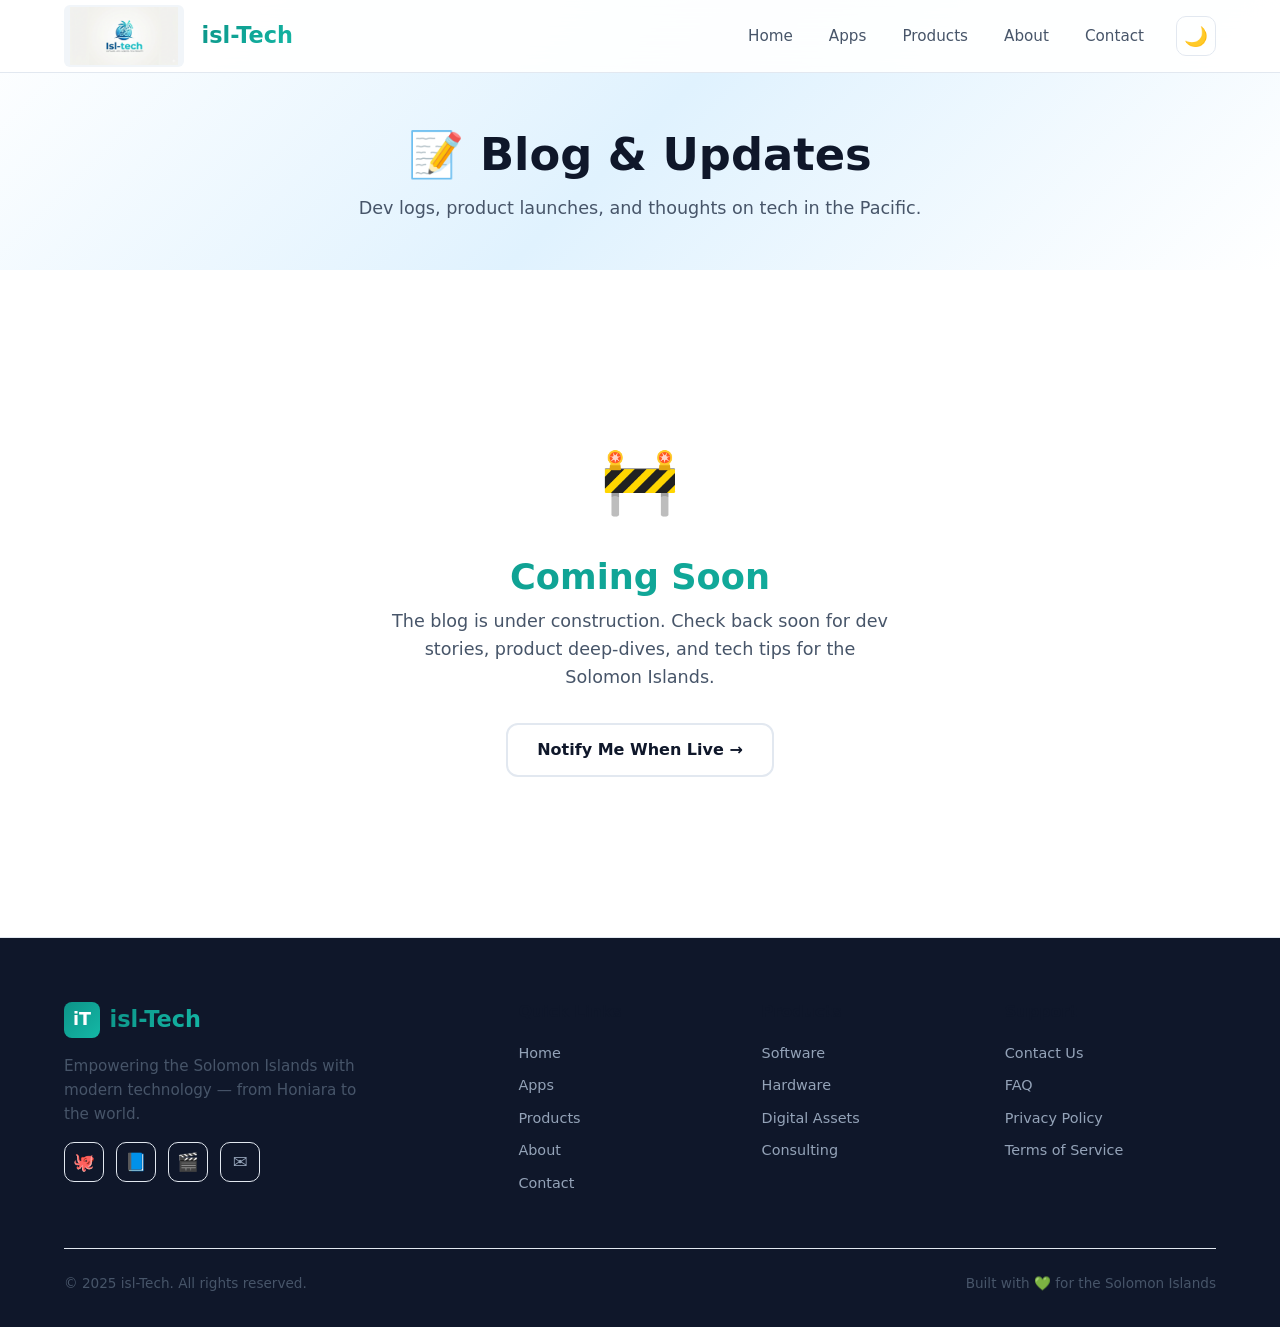
<file: blog/index.html>
<!doctype html>
<html lang="en" data-theme="dark">
  <head>
    <meta charset="UTF-8" />
    <meta name="viewport" content="width=device-width, initial-scale=1.0" />
    <meta
      name="description"
      content="isl-Tech blog — news, updates, and dev stories from the Solomon Islands tech scene."
    />
    <title>Blog | isl-Tech</title>
    <link rel="stylesheet" href="../assets/css/style.css" />
    <link
      rel="icon"
      type="image/svg+xml"
      href="data:image/svg+xml,<svg xmlns='http://www.w3.org/2000/svg' viewBox='0 0 100 100'><text y='.9em' font-size='90'>💻</text></svg>"
    />
  </head>

  <body>
    <!-- ==================== NAVBAR ==================== -->
    <nav class="navbar" role="navigation" aria-label="Main navigation">
      <div class="container">
        <a href="../index.html" class="nav-brand">
          <img
            src="../assets/images/isl-tech-logo.png"
            alt="isl-Tech logo"
            class="brand-logo"
            width="48"
            height="48"
          />
          <span>isl-Tech</span>
        </a>

        <div class="nav-links" id="nav-links">
          <a href="../index.html">Home</a>
          <a href="../apps.html">Apps</a>
          <a href="../products.html">Products</a>
          <a href="../about.html">About</a>
          <a href="../contact.html">Contact</a>
          <button
            class="theme-toggle"
            id="theme-toggle"
            aria-label="Toggle theme"
          >
            <span class="theme-icon">☀️</span>
          </button>
        </div>

        <button class="hamburger" id="hamburger" aria-label="Toggle menu">
          <span></span>
          <span></span>
          <span></span>
        </button>
      </div>
    </nav>

    <!-- ==================== PAGE HEADER ==================== -->
    <header class="page-header">
      <div class="container">
        <h1 class="animate-on-scroll">📝 Blog & Updates</h1>
        <p class="animate-on-scroll animate-in-delay-1">
          Dev logs, product launches, and thoughts on tech in the Pacific.
        </p>
      </div>
    </header>

    <!-- ==================== BLOG LISTING ==================== -->
    <section>
      <div class="container">
        <div class="text-center animate-on-scroll" style="padding: 4rem 0">
          <div style="font-size: 4rem; margin-bottom: 1.5rem">🚧</div>
          <h2 class="section-title">Coming Soon</h2>
          <p class="section-subtitle" style="max-width: 500px; margin: 0 auto">
            The blog is under construction. Check back soon for dev stories,
            product deep-dives, and tech tips for the Solomon Islands.
          </p>
          <a href="../contact.html" class="btn btn-secondary mt-2"
            >Notify Me When Live →</a
          >
        </div>
      </div>
    </section>

    <!-- ==================== FOOTER ==================== -->
    <footer class="footer">
      <div class="container">
        <div class="footer-grid">
          <div class="footer-brand">
            <a href="../index.html" class="nav-brand">
              <div class="brand-icon">iT</div>
              <span>isl-Tech</span>
            </a>
            <p>
              Empowering the Solomon Islands with modern technology — from
              Honiara to the world.
            </p>
            <div class="footer-social">
              <a href="#" aria-label="GitHub">🐙</a>
              <a href="#" aria-label="Facebook">📘</a>
              <a href="#" aria-label="YouTube">🎬</a>
              <a href="#" aria-label="Email">✉️</a>
            </div>
          </div>

          <div class="footer-links">
            <h4>Quick Links</h4>
            <a href="../index.html">Home</a>
            <a href="../apps.html">Apps</a>
            <a href="../products.html">Products</a>
            <a href="../about.html">About</a>
            <a href="../contact.html">Contact</a>
          </div>

          <div class="footer-links">
            <h4>Products</h4>
            <a href="../products.html">Software</a>
            <a href="../products.html">Hardware</a>
            <a href="../products.html">Digital Assets</a>
            <a href="../products.html">Consulting</a>
          </div>

          <div class="footer-links">
            <h4>Support</h4>
            <a href="../contact.html">Contact Us</a>
            <a href="#">FAQ</a>
            <a href="#">Privacy Policy</a>
            <a href="#">Terms of Service</a>
          </div>
        </div>

        <div class="footer-bottom">
          <span>&copy; 2025 isl-Tech. All rights reserved.</span>
          <span>Built with 💚 for the Solomon Islands</span>
        </div>
      </div>
    </footer>

    <script src="../assets/js/main.js"></script>
  </body>
</html>
</file>
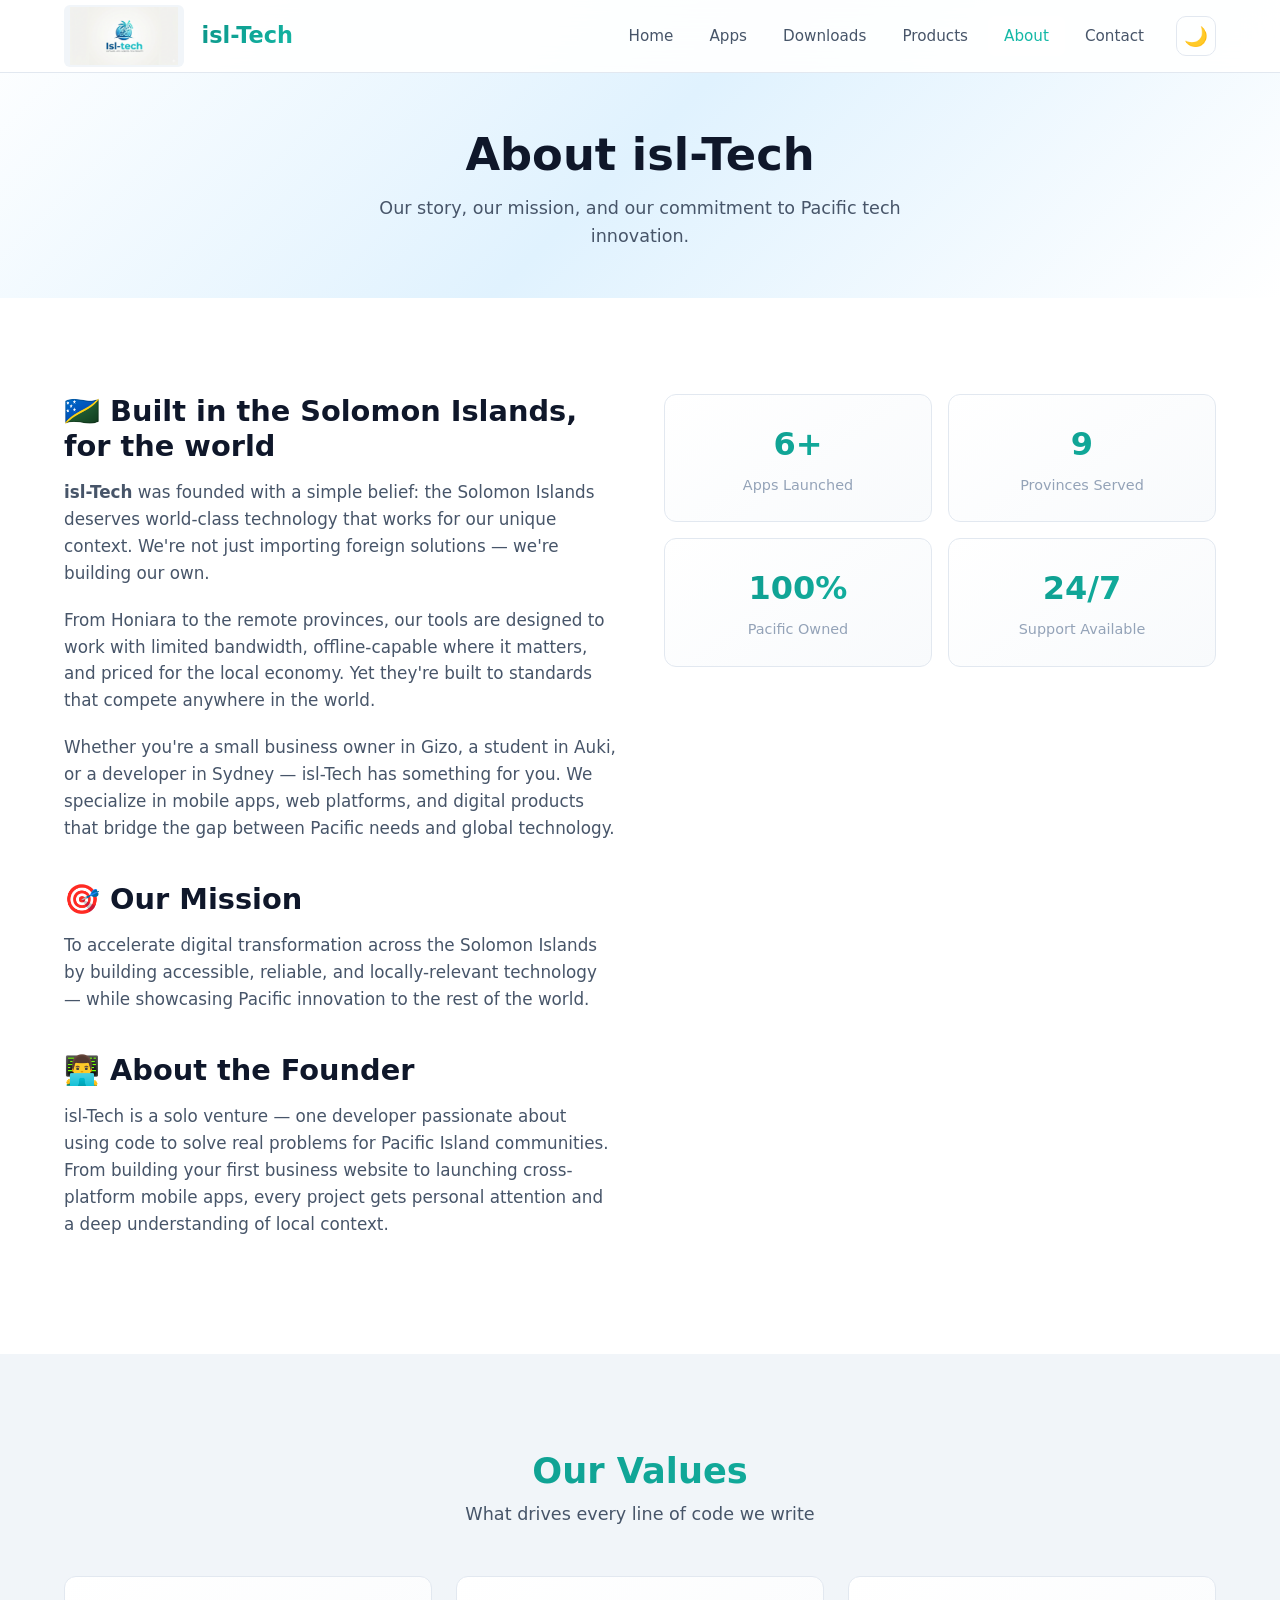
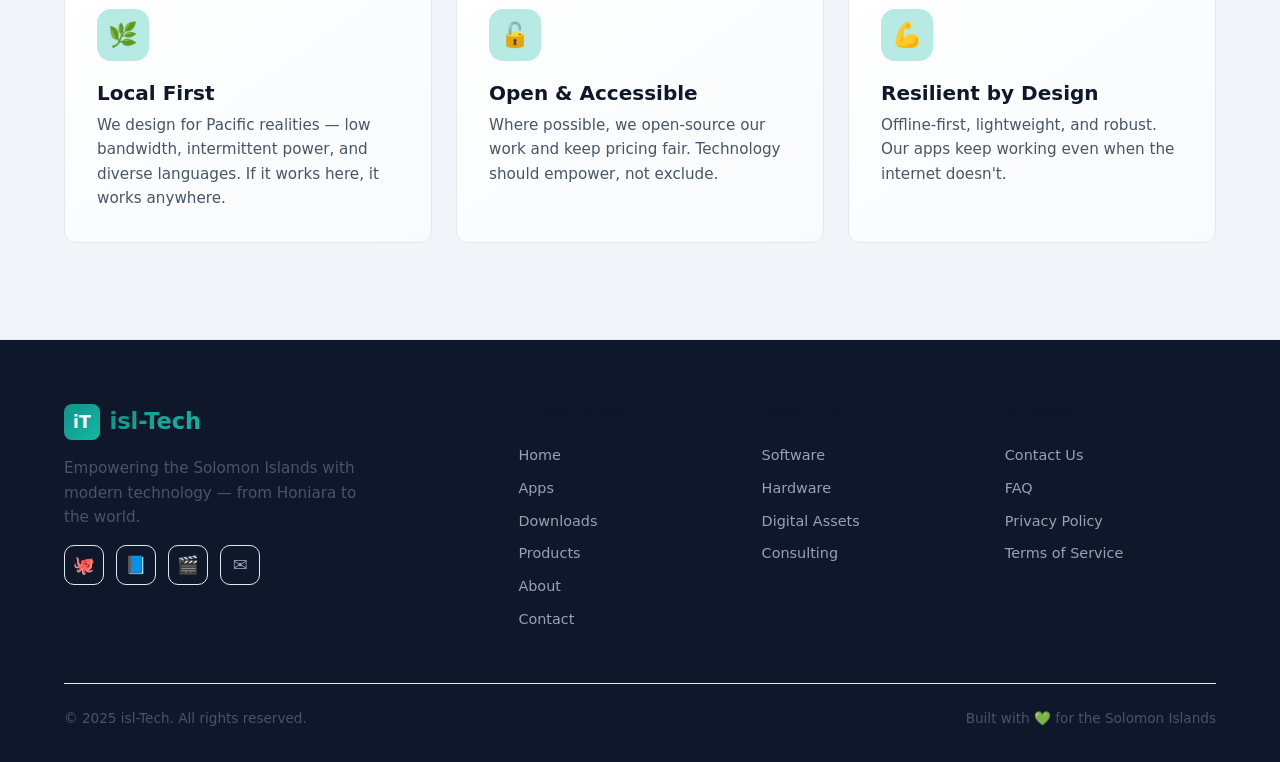
<file: about.html>
<!DOCTYPE html>
<html lang="en" data-theme="dark">

<head>
  <meta charset="UTF-8">
  <meta name="viewport" content="width=device-width, initial-scale=1.0">
  <meta name="description"
    content="About isl-Tech — our mission, story, and vision for technology in the Solomon Islands.">
  <title>About | isl-Tech</title>
  <link rel="stylesheet" href="assets/css/style.css">
  <link rel="icon" type="image/svg+xml"
    href="data:image/svg+xml,<svg xmlns='http://www.w3.org/2000/svg' viewBox='0 0 100 100'><text y='.9em' font-size='90'>💻</text></svg>">
</head>

<body>

  <!-- ==================== NAVBAR ==================== -->
  <nav class="navbar" role="navigation" aria-label="Main navigation">
    <div class="container">
      <a href="index.html" class="nav-brand">
        <img src="assets/images/isl-tech-logo.png" alt="isl-Tech logo" class="brand-logo" width="48" height="48">
        <span>isl-Tech</span>
      </a>

      <div class="nav-links" id="nav-links">
        <a href="index.html">Home</a>
        <a href="apps.html">Apps</a>
        <a href="downloads.html">Downloads</a>
        <a href="products.html">Products</a>
        <a href="about.html">About</a>
        <a href="contact.html">Contact</a>
        <button class="theme-toggle" id="theme-toggle" aria-label="Toggle theme">
          <span class="theme-icon">☀️</span>
        </button>
      </div>

      <button class="hamburger" id="hamburger" aria-label="Toggle menu">
        <span></span>
        <span></span>
        <span></span>
      </button>
    </div>
  </nav>

  <!-- ==================== PAGE HEADER ==================== -->
  <header class="page-header">
    <div class="container">
      <h1 class="animate-on-scroll">About isl-Tech</h1>
      <p class="animate-on-scroll animate-in-delay-1">
        Our story, our mission, and our commitment to Pacific tech innovation.
      </p>
    </div>
  </header>

  <!-- ==================== ABOUT CONTENT ==================== -->
  <section>
    <div class="container">
      <div class="about-content">
        <div class="about-text animate-on-scroll">
          <h2>🇸🇧 Built in the Solomon Islands, for the world</h2>
          <p>
            <strong>isl-Tech</strong> was founded with a simple belief: the Solomon Islands deserves
            world-class technology that works for our unique context. We're not just importing
            foreign solutions — we're building our own.
          </p>
          <p>
            From Honiara to the remote provinces, our tools are designed to work with
            limited bandwidth, offline-capable where it matters, and priced for the local
            economy. Yet they're built to standards that compete anywhere in the world.
          </p>
          <p>
            Whether you're a small business owner in Gizo, a student in Auki, or a developer
            in Sydney — isl-Tech has something for you. We specialize in mobile apps,
            web platforms, and digital products that bridge the gap between Pacific needs
            and global technology.
          </p>

          <h2 style="margin-top: 2.5rem;">🎯 Our Mission</h2>
          <p>
            To accelerate digital transformation across the Solomon Islands by building
            accessible, reliable, and locally-relevant technology — while showcasing
            Pacific innovation to the rest of the world.
          </p>

          <h2 style="margin-top: 2.5rem;">👨‍💻 About the Founder</h2>
          <p>
            isl-Tech is a solo venture — one developer passionate about using code to solve
            real problems for Pacific Island communities. From building your first business
            website to launching cross-platform mobile apps, every project gets personal
            attention and a deep understanding of local context.
          </p>
        </div>

        <div class="about-stats animate-on-scroll animate-in-delay-1">
          <div class="stat-card">
            <div class="stat-number">6+</div>
            <div class="stat-label">Apps Launched</div>
          </div>
          <div class="stat-card">
            <div class="stat-number">9</div>
            <div class="stat-label">Provinces Served</div>
          </div>
          <div class="stat-card">
            <div class="stat-number">100%</div>
            <div class="stat-label">Pacific Owned</div>
          </div>
          <div class="stat-card">
            <div class="stat-number">24/7</div>
            <div class="stat-label">Support Available</div>
          </div>
        </div>
      </div>
    </div>
  </section>

  <!-- ==================== VALUES ==================== -->
  <section style="background: var(--bg-secondary);">
    <div class="container">
      <div class="text-center animate-on-scroll">
        <h2 class="section-title">Our Values</h2>
        <p class="section-subtitle">What drives every line of code we write</p>
      </div>

      <div class="features-grid">
        <div class="feature-card animate-on-scroll animate-in-delay-1">
          <div class="feature-icon">🌿</div>
          <h3>Local First</h3>
          <p>We design for Pacific realities — low bandwidth, intermittent power, and diverse languages. If it works
            here, it works anywhere.</p>
        </div>

        <div class="feature-card animate-on-scroll animate-in-delay-2">
          <div class="feature-icon">🔓</div>
          <h3>Open & Accessible</h3>
          <p>Where possible, we open-source our work and keep pricing fair. Technology should empower, not exclude.</p>
        </div>

        <div class="feature-card animate-on-scroll animate-in-delay-3">
          <div class="feature-icon">💪</div>
          <h3>Resilient by Design</h3>
          <p>Offline-first, lightweight, and robust. Our apps keep working even when the internet doesn't.</p>
        </div>
      </div>
    </div>
  </section>

  <!-- ==================== FOOTER ==================== -->
  <footer class="footer">
    <div class="container">
      <div class="footer-grid">
        <div class="footer-brand">
          <a href="index.html" class="nav-brand">
            <div class="brand-icon">iT</div>
            <span>isl-Tech</span>
          </a>
          <p>Empowering the Solomon Islands with modern technology — from Honiara to the world.</p>
          <div class="footer-social">
            <a href="#" aria-label="GitHub">🐙</a>
            <a href="#" aria-label="Facebook">📘</a>
            <a href="#" aria-label="YouTube">🎬</a>
            <a href="#" aria-label="Email">✉️</a>
          </div>
        </div>

        <div class="footer-links">
          <h4>Quick Links</h4>
          <a href="index.html">Home</a>
          <a href="apps.html">Apps</a>
          <a href="downloads.html">Downloads</a>
          <a href="products.html">Products</a>
          <a href="about.html">About</a>
          <a href="contact.html">Contact</a>
        </div>

        <div class="footer-links">
          <h4>Products</h4>
          <a href="products.html">Software</a>
          <a href="products.html">Hardware</a>
          <a href="products.html">Digital Assets</a>
          <a href="products.html">Consulting</a>
        </div>

        <div class="footer-links">
          <h4>Support</h4>
          <a href="contact.html">Contact Us</a>
          <a href="#">FAQ</a>
          <a href="#">Privacy Policy</a>
          <a href="#">Terms of Service</a>
        </div>
      </div>

      <div class="footer-bottom">
        <span>&copy; 2025 isl-Tech. All rights reserved.</span>
        <span>Built with 💚 for the Solomon Islands</span>
      </div>
    </div>
  </footer>

  <script src="assets/js/main.js"></script>
</body>

</html>
</div>
</div>
</footer>

<script src="assets/js/main.js"></script>
</body>

</html>
</file>
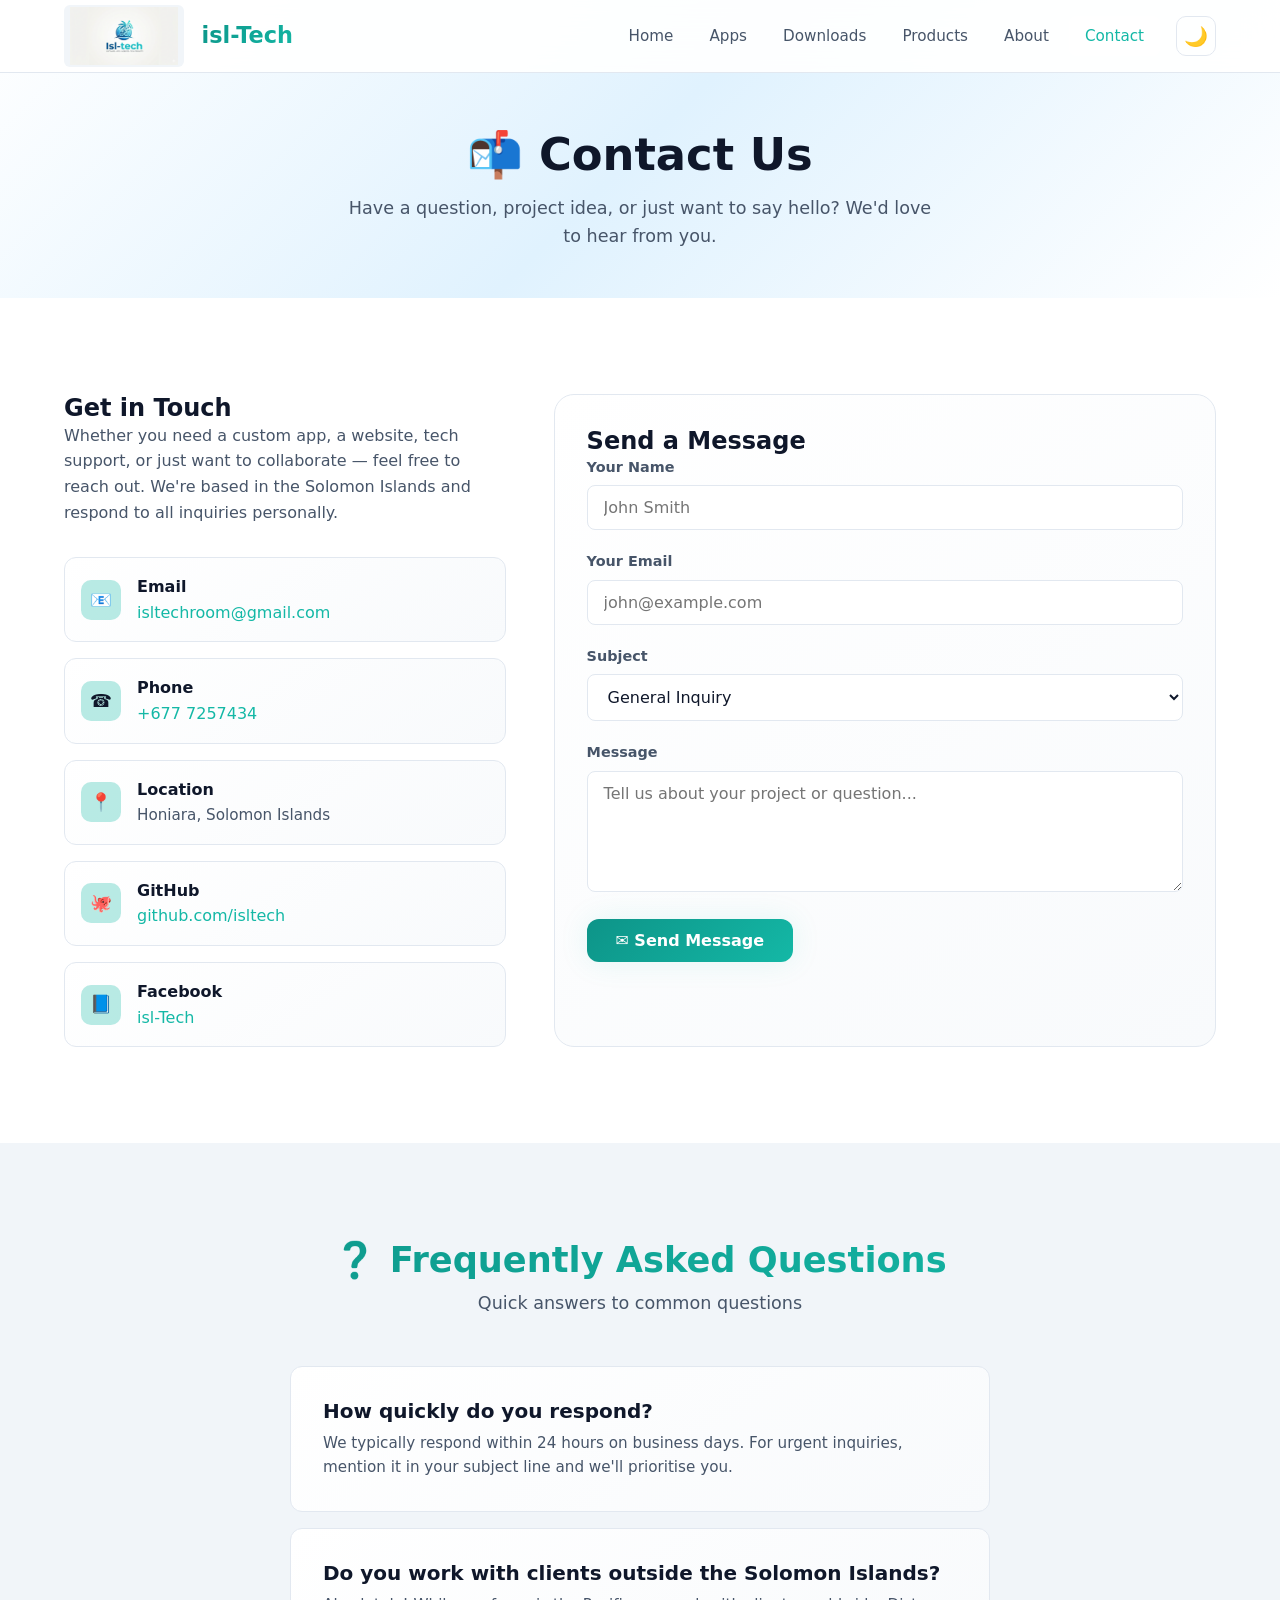
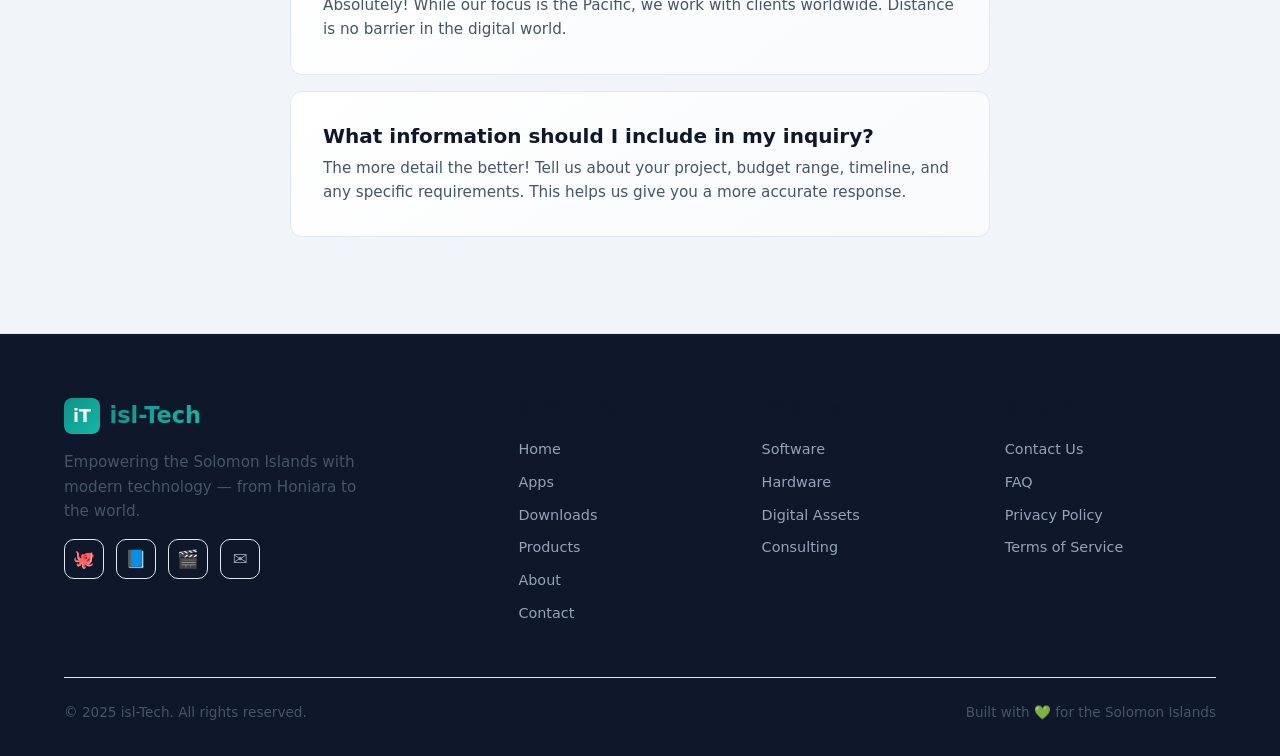
<file: contact.html>
<!doctype html>
<html lang="en" data-theme="dark">
  <head>
    <meta charset="UTF-8" />
    <meta name="viewport" content="width=device-width, initial-scale=1.0" />
    <meta
      name="description"
      content="Get in touch with isl-Tech — email, social media, and contact form for support and inquiries."
    />
    <title>Contact | isl-Tech</title>
    <link rel="stylesheet" href="assets/css/style.css" />
    <link
      rel="icon"
      type="image/svg+xml"
      href="data:image/svg+xml,<svg xmlns='http://www.w3.org/2000/svg' viewBox='0 0 100 100'><text y='.9em' font-size='90'>💻</text></svg>"
    />
  </head>

  <body>
    <!-- ==================== NAVBAR ==================== -->
    <nav class="navbar" role="navigation" aria-label="Main navigation">
      <div class="container">
        <a href="index.html" class="nav-brand">
          <img
            src="assets/images/isl-tech-logo.png"
            alt="isl-Tech logo"
            class="brand-logo"
            width="48"
            height="48"
          />
          <span>isl-Tech</span>
        </a>

        <div class="nav-links" id="nav-links">
          <a href="index.html">Home</a>
          <a href="apps.html">Apps</a>
          <a href="downloads.html">Downloads</a>
          <a href="products.html">Products</a>
          <a href="about.html">About</a>
          <a href="contact.html">Contact</a>
          <button
            class="theme-toggle"
            id="theme-toggle"
            aria-label="Toggle theme"
          >
            <span class="theme-icon">☀️</span>
          </button>
        </div>

        <button class="hamburger" id="hamburger" aria-label="Toggle menu">
          <span></span>
          <span></span>
          <span></span>
        </button>
      </div>
    </nav>

    <!-- ==================== PAGE HEADER ==================== -->
    <header class="page-header">
      <div class="container">
        <h1 class="animate-on-scroll">📬 Contact Us</h1>
        <p class="animate-on-scroll animate-in-delay-1">
          Have a question, project idea, or just want to say hello? We'd love to
          hear from you.
        </p>
      </div>
    </header>

    <!-- ==================== CONTACT SECTION ==================== -->
    <section>
      <div class="container">
        <div class="contact-grid">
          <!-- Contact Info -->
          <div class="contact-info animate-on-scroll" style="align-self: start">
            <h2>Get in Touch</h2>
            <p>
              Whether you need a custom app, a website, tech support, or just
              want to collaborate — feel free to reach out. We're based in the
              Solomon Islands and respond to all inquiries personally.
            </p>

            <div class="contact-details">
              <div class="contact-item">
                <div class="contact-item-icon">📧</div>
                <div>
                  <strong>Email</strong><br />
                  <a href="mailto:isltechroom@gmail.com"
                    >isltechroom@gmail.com</a
                  >
                </div>
              </div>

              <div class="contact-item">
                <div class="contact-item-icon">☎️</div>
                <div>
                  <strong>Phone</strong><br />
                  <a href="tel:+677 7257434">+677 7257434</a>
                </div>
              </div>

              <div class="contact-item">
                <div class="contact-item-icon">📍</div>
                <div>
                  <strong>Location</strong><br />
                  <span>Honiara, Solomon Islands</span>
                </div>
              </div>

              <div class="contact-item">
                <div class="contact-item-icon">🐙</div>
                <div>
                  <strong>GitHub</strong><br />
                  <a href="#">github.com/isltech</a>
                </div>
              </div>

              <div class="contact-item">
                <div class="contact-item-icon">📘</div>
                <div>
                  <strong>Facebook</strong><br />
                  <a
                    href="https://www.facebook.com/profile.php?id=61590970205500&sk=directory_links"
                    >isl-Tech</a
                  >
                </div>
              </div>
            </div>
          </div>

          <!-- Contact Form -->
          <div class="contact-form animate-on-scroll animate-in-delay-1">
            <h2>Send a Message</h2>
            <form id="contact-form">
              <div class="form-group">
                <label for="name">Your Name</label>
                <input
                  type="text"
                  id="name"
                  name="name"
                  placeholder="John Smith"
                  required
                />
              </div>

              <div class="form-group">
                <label for="email">Your Email</label>
                <input
                  type="email"
                  id="email"
                  name="email"
                  placeholder="john@example.com"
                  required
                />
              </div>

              <div class="form-group">
                <label for="subject">Subject</label>
                <select id="subject" name="subject">
                  <option value="general">General Inquiry</option>
                  <option value="project">Project Request</option>
                  <option value="support">Technical Support</option>
                  <option value="business">Business Partnership</option>
                  <option value="other">Other</option>
                </select>
              </div>

              <div class="form-group">
                <label for="message">Message</label>
                <textarea
                  id="message"
                  name="message"
                  rows="5"
                  placeholder="Tell us about your project or question..."
                  required
                ></textarea>
              </div>

              <button type="submit" class="btn btn-primary">
                ✉️ Send Message
              </button>
            </form>
          </div>
        </div>
      </div>
    </section>

    <!-- ==================== FAQ ==================== -->
    <section style="background: var(--bg-secondary)">
      <div class="container">
        <div class="text-center animate-on-scroll">
          <h2 class="section-title">❓ Frequently Asked Questions</h2>
          <p class="section-subtitle">Quick answers to common questions</p>
        </div>

        <div style="max-width: 700px; margin: 0 auto">
          <div
            class="feature-card animate-on-scroll"
            style="margin-bottom: 1rem"
          >
            <h3>How quickly do you respond?</h3>
            <p>
              We typically respond within 24 hours on business days. For urgent
              inquiries, mention it in your subject line and we'll prioritise
              you.
            </p>
          </div>

          <div
            class="feature-card animate-on-scroll animate-in-delay-1"
            style="margin-bottom: 1rem"
          >
            <h3>Do you work with clients outside the Solomon Islands?</h3>
            <p>
              Absolutely! While our focus is the Pacific, we work with clients
              worldwide. Distance is no barrier in the digital world.
            </p>
          </div>

          <div class="feature-card animate-on-scroll animate-in-delay-2">
            <h3>What information should I include in my inquiry?</h3>
            <p>
              The more detail the better! Tell us about your project, budget
              range, timeline, and any specific requirements. This helps us give
              you a more accurate response.
            </p>
          </div>
        </div>
      </div>
    </section>

    <!-- ==================== FOOTER ==================== -->
    <footer class="footer">
      <div class="container">
        <div class="footer-grid">
          <div class="footer-brand">
            <a href="index.html" class="nav-brand">
              <div class="brand-icon">iT</div>
              <span>isl-Tech</span>
            </a>
            <p>
              Empowering the Solomon Islands with modern technology — from
              Honiara to the world.
            </p>
            <div class="footer-social">
              <a href="#" aria-label="GitHub">🐙</a>
              <a href="#" aria-label="Facebook">📘</a>
              <a href="#" aria-label="YouTube">🎬</a>
              <a href="#" aria-label="Email">✉️</a>
            </div>
          </div>

          <div class="footer-links">
            <h4>Quick Links</h4>
            <a href="index.html">Home</a>
            <a href="apps.html">Apps</a>
            <a href="downloads.html">Downloads</a>
            <a href="products.html">Products</a>
            <a href="about.html">About</a>
            <a href="contact.html">Contact</a>
          </div>

          <div class="footer-links">
            <h4>Products</h4>
            <a href="products.html">Software</a>
            <a href="products.html">Hardware</a>
            <a href="products.html">Digital Assets</a>
            <a href="products.html">Consulting</a>
          </div>

          <div class="footer-links">
            <h4>Support</h4>
            <a href="contact.html">Contact Us</a>
            <a href="#">FAQ</a>
            <a href="#">Privacy Policy</a>
            <a href="#">Terms of Service</a>
          </div>
        </div>

        <div class="footer-bottom">
          <span>&copy; 2025 isl-Tech. All rights reserved.</span>
          <span>Built with 💚 for the Solomon Islands</span>
        </div>
      </div>
    </footer>

    <script src="assets/js/main.js"></script>
  </body>
</html>
</file>
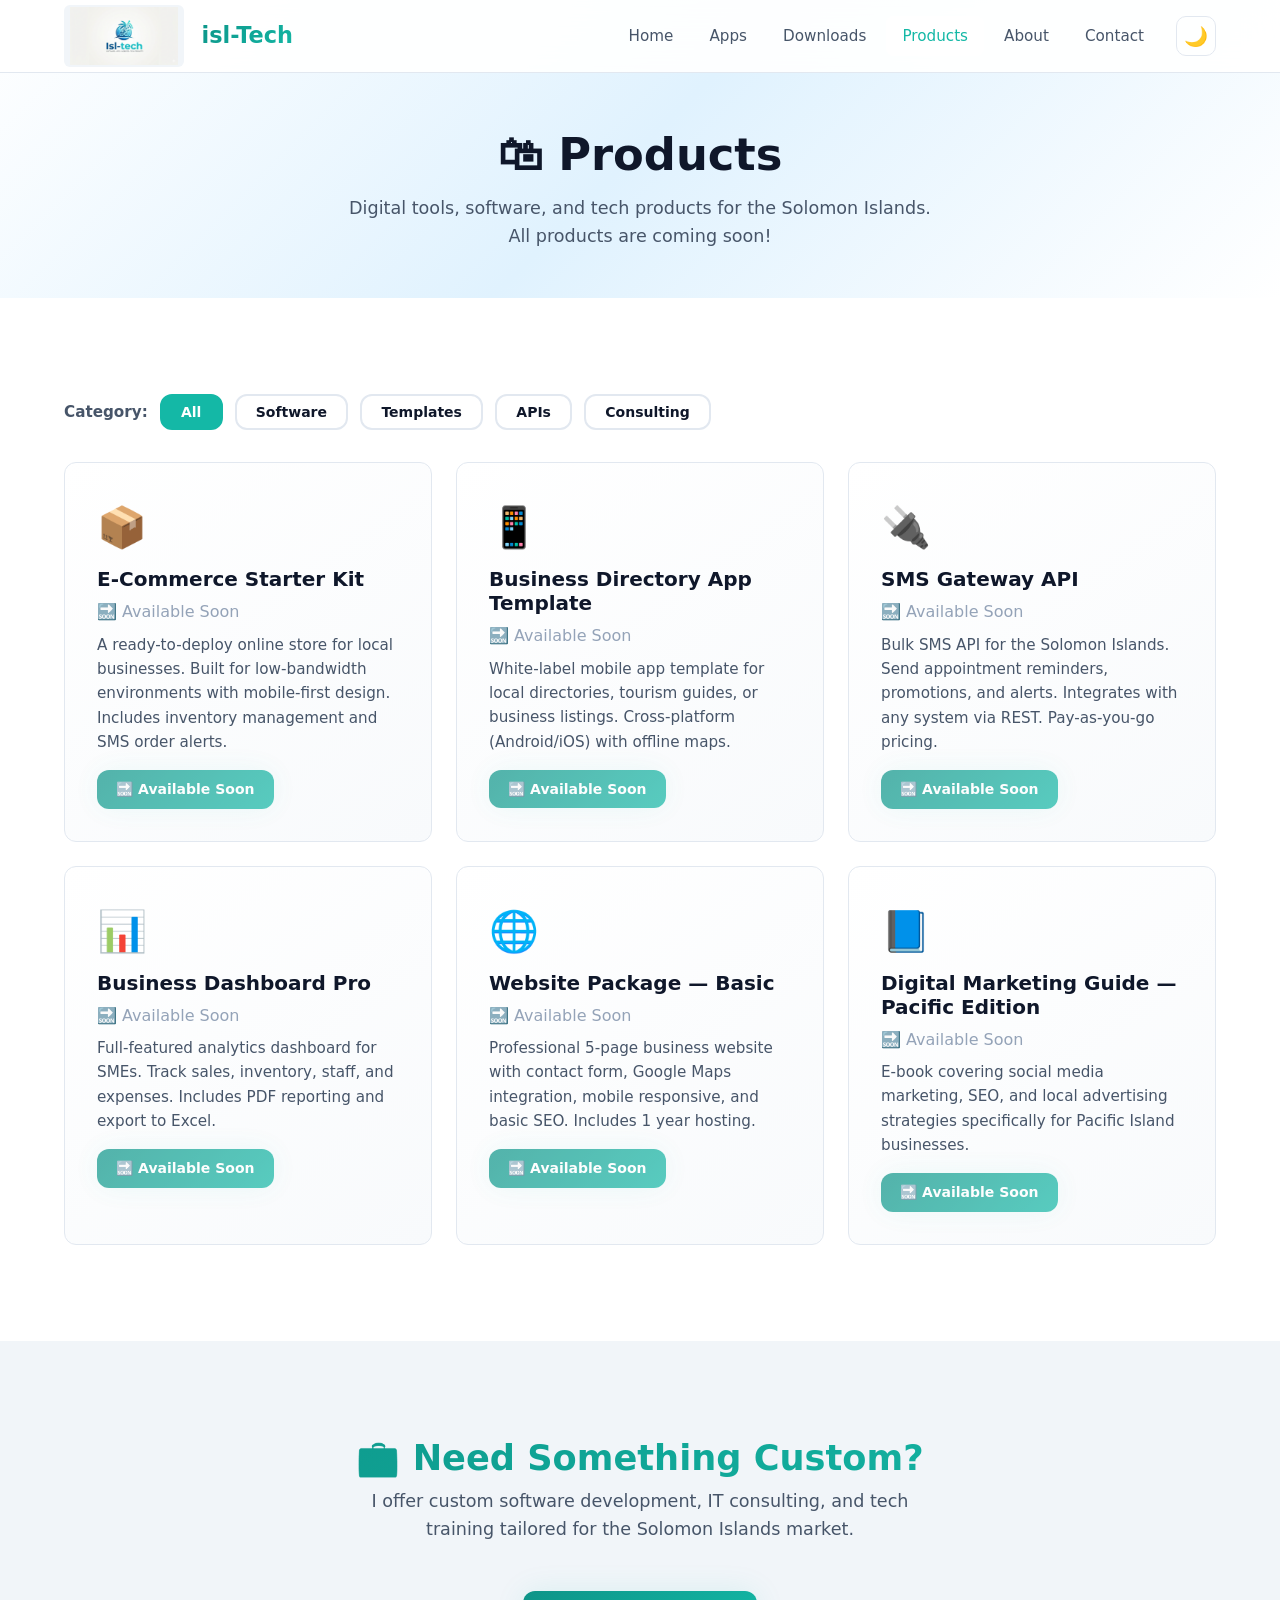
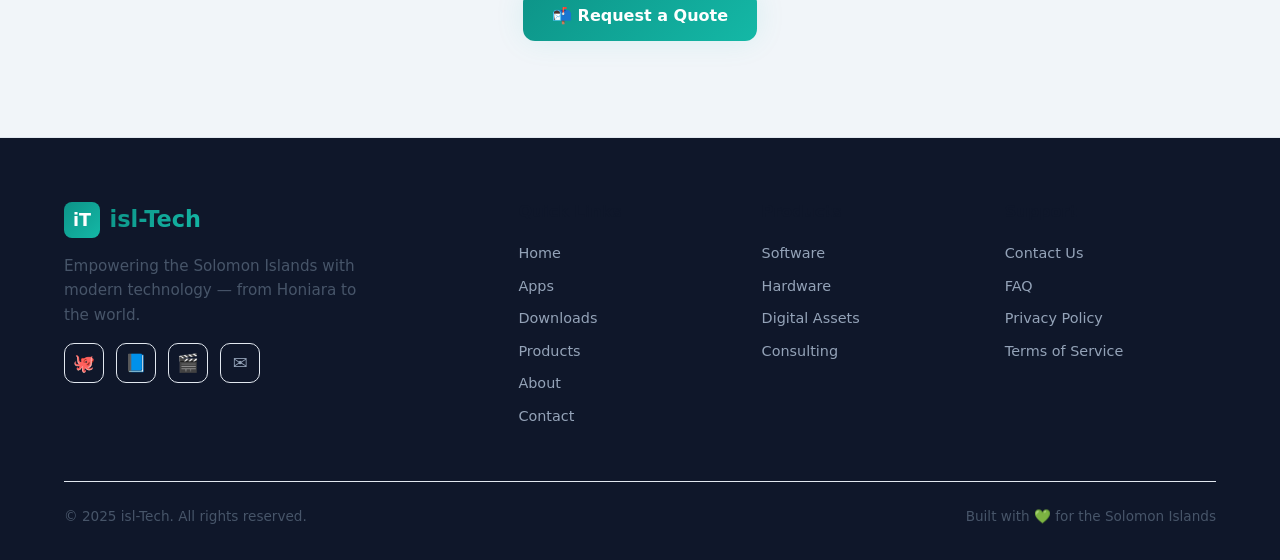
<file: products.html>
<!doctype html>
<html lang="en" data-theme="dark">
  <head>
    <meta charset="UTF-8" />
    <meta name="viewport" content="width=device-width, initial-scale=1.0" />
    <meta
      name="description"
      content="Shop isl-Tech products — software, digital assets, and tech solutions for the Solomon Islands."
    />
    <title>Products | isl-Tech</title>
    <link rel="stylesheet" href="assets/css/style.css" />
    <link
      rel="icon"
      type="image/svg+xml"
      href="data:image/svg+xml,<svg xmlns='http://www.w3.org/2000/svg' viewBox='0 0 100 100'><text y='.9em' font-size='90'>💻</text></svg>"
    />
  </head>

  <body>
    <!-- ==================== NAVBAR ==================== -->
    <nav class="navbar" role="navigation" aria-label="Main navigation">
      <div class="container">
        <a href="index.html" class="nav-brand">
          <img
            src="assets/images/isl-tech-logo.png"
            alt="isl-Tech logo"
            class="brand-logo"
            width="48"
            height="48"
          />
          <span>isl-Tech</span>
        </a>

        <div class="nav-links" id="nav-links">
          <a href="index.html">Home</a>
          <a href="apps.html">Apps</a>
          <a href="downloads.html">Downloads</a>
          <a href="products.html">Products</a>
          <a href="about.html">About</a>
          <a href="contact.html">Contact</a>
          <button
            class="theme-toggle"
            id="theme-toggle"
            aria-label="Toggle theme"
          >
            <span class="theme-icon">☀️</span>
          </button>
        </div>

        <button class="hamburger" id="hamburger" aria-label="Toggle menu">
          <span></span>
          <span></span>
          <span></span>
        </button>
      </div>
    </nav>

    <!-- ==================== PAGE HEADER ==================== -->
    <header class="page-header">
      <div class="container">
        <h1 class="animate-on-scroll">&#x1F6CD; Products</h1>
        <p class="animate-on-scroll animate-in-delay-1">
          Digital tools, software, and tech products for the Solomon Islands.
          All products are coming soon!
        </p>
      </div>
    </header>

    <!-- ==================== PRODUCTS LISTING ==================== -->
    <section>
      <div class="container">
        <div
          style="
            display: flex;
            gap: 0.75rem;
            flex-wrap: wrap;
            margin-bottom: 2rem;
            align-items: center;
          "
        >
          <span
            style="
              font-weight: 600;
              color: var(--text-secondary);
              font-size: 0.95rem;
            "
            >Category:</span
          >
          <button
            class="btn btn-sm btn-secondary"
            style="
              background: var(--accent);
              color: #fff;
              border-color: var(--accent);
            "
          >
            All
          </button>
          <button class="btn btn-sm btn-secondary">Software</button>
          <button class="btn btn-sm btn-secondary">Templates</button>
          <button class="btn btn-sm btn-secondary">APIs</button>
          <button class="btn btn-sm btn-secondary">Consulting</button>
        </div>

        <div
          class="products-grid"
          style="
            display: grid;
            grid-template-columns: repeat(auto-fill, minmax(300px, 1fr));
            gap: 1.5rem;
          "
        >
          <!-- Product 1 -->
          <div class="feature-card animate-on-scroll">
            <div style="font-size: 2.5rem; margin-bottom: 0.5rem">
              &#x1F4E6;
            </div>
            <h3>E-Commerce Starter Kit</h3>
            <div
              class="product-price"
              style="
                font-size: 1rem;
                color: var(--text-muted);
                margin-bottom: 0.5rem;
              "
            >
              &#x1F51C; Available Soon
            </div>
            <p>
              A ready-to-deploy online store for local businesses. Built for
              low-bandwidth environments with mobile-first design. Includes
              inventory management and SMS order alerts.
            </p>
            <div style="margin-top: 1rem">
              <span
                class="btn btn-primary btn-sm"
                style="opacity: 0.7; cursor: default; pointer-events: none"
                >&#x1F51C; Available Soon</span
              >
            </div>
          </div>

          <!-- Product 2 -->
          <div class="feature-card animate-on-scroll animate-in-delay-1">
            <div style="font-size: 2.5rem; margin-bottom: 0.5rem">
              &#x1F4F1;
            </div>
            <h3>Business Directory App Template</h3>
            <div
              class="product-price"
              style="
                font-size: 1rem;
                color: var(--text-muted);
                margin-bottom: 0.5rem;
              "
            >
              &#x1F51C; Available Soon
            </div>
            <p>
              White-label mobile app template for local directories, tourism
              guides, or business listings. Cross-platform (Android/iOS) with
              offline maps.
            </p>
            <div style="margin-top: 1rem">
              <span
                class="btn btn-primary btn-sm"
                style="opacity: 0.7; cursor: default; pointer-events: none"
                >&#x1F51C; Available Soon</span
              >
            </div>
          </div>

          <!-- Product 3 -->
          <div class="feature-card animate-on-scroll animate-in-delay-2">
            <div style="font-size: 2.5rem; margin-bottom: 0.5rem">
              &#x1F50C;
            </div>
            <h3>SMS Gateway API</h3>
            <div
              class="product-price"
              style="
                font-size: 1rem;
                color: var(--text-muted);
                margin-bottom: 0.5rem;
              "
            >
              &#x1F51C; Available Soon
            </div>
            <p>
              Bulk SMS API for the Solomon Islands. Send appointment reminders,
              promotions, and alerts. Integrates with any system via REST.
              Pay-as-you-go pricing.
            </p>
            <div style="margin-top: 1rem">
              <span
                class="btn btn-primary btn-sm"
                style="opacity: 0.7; cursor: default; pointer-events: none"
                >&#x1F51C; Available Soon</span
              >
            </div>
          </div>

          <!-- Product 4 -->
          <div class="feature-card animate-on-scroll">
            <div style="font-size: 2.5rem; margin-bottom: 0.5rem">
              &#x1F4CA;
            </div>
            <h3>Business Dashboard Pro</h3>
            <div
              class="product-price"
              style="
                font-size: 1rem;
                color: var(--text-muted);
                margin-bottom: 0.5rem;
              "
            >
              &#x1F51C; Available Soon
            </div>
            <p>
              Full-featured analytics dashboard for SMEs. Track sales,
              inventory, staff, and expenses. Includes PDF reporting and export
              to Excel.
            </p>
            <div style="margin-top: 1rem">
              <span
                class="btn btn-primary btn-sm"
                style="opacity: 0.7; cursor: default; pointer-events: none"
                >&#x1F51C; Available Soon</span
              >
            </div>
          </div>

          <!-- Product 5 -->
          <div class="feature-card animate-on-scroll animate-in-delay-1">
            <div style="font-size: 2.5rem; margin-bottom: 0.5rem">
              &#x1F310;
            </div>
            <h3>Website Package — Basic</h3>
            <div
              class="product-price"
              style="
                font-size: 1rem;
                color: var(--text-muted);
                margin-bottom: 0.5rem;
              "
            >
              &#x1F51C; Available Soon
            </div>
            <p>
              Professional 5-page business website with contact form, Google
              Maps integration, mobile responsive, and basic SEO. Includes 1
              year hosting.
            </p>
            <div style="margin-top: 1rem">
              <span
                class="btn btn-primary btn-sm"
                style="opacity: 0.7; cursor: default; pointer-events: none"
                >&#x1F51C; Available Soon</span
              >
            </div>
          </div>

          <!-- Product 6 -->
          <div class="feature-card animate-on-scroll animate-in-delay-2">
            <div style="font-size: 2.5rem; margin-bottom: 0.5rem">
              &#x1F4D8;
            </div>
            <h3>Digital Marketing Guide — Pacific Edition</h3>
            <div
              class="product-price"
              style="
                font-size: 1rem;
                color: var(--text-muted);
                margin-bottom: 0.5rem;
              "
            >
              &#x1F51C; Available Soon
            </div>
            <p>
              E-book covering social media marketing, SEO, and local advertising
              strategies specifically for Pacific Island businesses.
            </p>
            <div style="margin-top: 1rem">
              <span
                class="btn btn-primary btn-sm"
                style="opacity: 0.7; cursor: default; pointer-events: none"
                >&#x1F51C; Available Soon</span
              >
            </div>
          </div>
        </div>
      </div>
    </section>

    <!-- ==================== CONSULTING CTA ==================== -->
    <section style="background: var(--bg-secondary); text-align: center">
      <div class="container">
        <div class="animate-on-scroll">
          <h2 class="section-title">&#x1F4BC; Need Something Custom?</h2>
          <p
            class="section-subtitle"
            style="max-width: 600px; margin-left: auto; margin-right: auto"
          >
            I offer custom software development, IT consulting, and tech
            training tailored for the Solomon Islands market.
          </p>
          <a href="contact.html" class="btn btn-primary"
            >&#x1F4EC; Request a Quote</a
          >
        </div>
      </div>
    </section>

    <!-- ==================== FOOTER ==================== -->
    <footer class="footer">
      <div class="container">
        <div class="footer-grid">
          <div class="footer-brand">
            <a href="index.html" class="nav-brand">
              <div class="brand-icon">iT</div>
              <span>isl-Tech</span>
            </a>
            <p>
              Empowering the Solomon Islands with modern technology — from
              Honiara to the world.
            </p>
            <div class="footer-social">
              <a href="#" aria-label="GitHub">&#x1F419;</a>
              <a href="#" aria-label="Facebook">&#x1F4D8;</a>
              <a href="#" aria-label="YouTube">&#x1F3AC;</a>
              <a href="#" aria-label="Email">&#x2709;&#xFE0F;</a>
            </div>
          </div>

          <div class="footer-links">
            <h4>Quick Links</h4>
            <a href="index.html">Home</a>
            <a href="apps.html">Apps</a>
            <a href="downloads.html">Downloads</a>
            <a href="products.html">Products</a>
            <a href="about.html">About</a>
            <a href="contact.html">Contact</a>
          </div>

          <div class="footer-links">
            <h4>Products</h4>
            <a href="products.html">Software</a>
            <a href="products.html">Hardware</a>
            <a href="products.html">Digital Assets</a>
            <a href="products.html">Consulting</a>
          </div>

          <div class="footer-links">
            <h4>Support</h4>
            <a href="contact.html">Contact Us</a>
            <a href="#">FAQ</a>
            <a href="#">Privacy Policy</a>
            <a href="#">Terms of Service</a>
          </div>
        </div>

        <div class="footer-bottom">
          <span>&copy; 2025 isl-Tech. All rights reserved.</span>
          <span>Built with &#x1F49A; for the Solomon Islands</span>
        </div>
      </div>
    </footer>

    <script src="assets/js/main.js"></script>
  </body>
</html>
</file>
<file: assets/css/style.css>
/* ========================================
   isl-Tech - Main Stylesheet
   Light/Dark mode with system preference
   ======================================== */

/* ----- CSS Variables (Theme) ----- */
:root {
  /* Default: Dark theme (fallback) */
  --bg-primary: #0a0e17;
  --bg-secondary: #111827;
  --bg-card: #1a1f2e;
  --bg-card-hover: #242b3d;
  --bg-nav: rgba(10, 14, 23, 0.92);
  --bg-footer: #060912;

  --text-primary: #f1f5f9;
  --text-secondary: #94a3b8;
  --text-muted: #64748b;

  --accent: #14b8a6;
  --accent-light: #2dd4bf;
  --accent-dark: #0d9488;
  --accent-glow: rgba(20, 184, 166, 0.3);

  --border-color: #1e293b;
  --border-light: #334155;

  --shadow: 0 4px 20px rgba(0, 0, 0, 0.3);
  --shadow-lg: 0 8px 40px rgba(0, 0, 0, 0.5);
  --shadow-accent: 0 0 30px rgba(20, 184, 166, 0.15);

  --gradient-hero: linear-gradient(
    135deg,
    #0a0e17 0%,
    #0f2847 50%,
    #0a0e17 100%
  );
  --gradient-card: linear-gradient(145deg, #1a1f2e, #111827);
  --gradient-accent: linear-gradient(135deg, #0d9488, #14b8a6);

  --radius: 12px;
  --radius-lg: 20px;
  --radius-full: 9999px;

  --font-sans: "Segoe UI", system-ui, -apple-system, sans-serif;
  --font-mono: "SF Mono", "Fira Code", "Cascadia Code", monospace;
}

/* ----- Light Theme ----- */
[data-theme="light"] {
  --bg-primary: #ffffff;
  --bg-secondary: #f1f5f9;
  --bg-card: #ffffff;
  --bg-card-hover: #f8fafc;
  --bg-nav: rgba(255, 255, 255, 0.92);
  --bg-footer: #0f172a;

  --text-primary: #0f172a;
  --text-secondary: #475569;
  --text-muted: #94a3b8;

  --border-color: #e2e8f0;
  --border-light: #cbd5e1;

  --shadow: 0 4px 20px rgba(0, 0, 0, 0.08);
  --shadow-lg: 0 8px 40px rgba(0, 0, 0, 0.12);
  --shadow-accent: 0 0 30px rgba(20, 184, 166, 0.1);

  --gradient-hero: linear-gradient(
    135deg,
    #ffffff 0%,
    #e0f2fe 50%,
    #ffffff 100%
  );
  --gradient-card: linear-gradient(145deg, #ffffff, #f8fafc);
}

/* ----- Reset & Base ----- */
*,
*::before,
*::after {
  margin: 0;
  padding: 0;
  box-sizing: border-box;
}

html {
  scroll-behavior: smooth;
  font-size: 16px;
}

body {
  font-family: var(--font-sans);
  background-color: var(--bg-primary);
  color: var(--text-primary);
  line-height: 1.6;
  transition:
    background-color 0.3s ease,
    color 0.3s ease;
  min-height: 100vh;
}

a {
  color: var(--accent);
  text-decoration: none;
  transition: color 0.2s ease;
}

a:hover {
  color: var(--accent-light);
}

/* ----- Logo Styling ----- */
.brand-logo {
  height: 36px;
  width: auto;
  max-width: 120px;
  object-fit: contain;
  object-position: center;
  margin-right: 8px;
  display: block;
  border-radius: 6px;
  background: var(--bg-secondary);
  padding: 2px 6px;
}

/* ----- Auto-fit images & logos ----- */
img {
  max-width: 100%;
  height: auto;
  display: block;
}

img.logo,
img[class*="logo"],
img[alt*="logo" i] {
  object-fit: contain;
  object-position: center;
  width: 100%;
  height: 100%;
}

ul {
  list-style: none;
}

.container {
  width: 100%;
  max-width: 1200px;
  margin: 0 auto;
  padding: 0 24px;
}

/* ----- Typography ----- */
h1,
h2,
h3,
h4,
h5,
h6 {
  line-height: 1.2;
  font-weight: 700;
}

.section-title {
  font-size: 2.2rem;
  margin-bottom: 0.5rem;
  background: var(--gradient-accent);
  -webkit-background-clip: text;
  -webkit-text-fill-color: transparent;
  background-clip: text;
}

.section-subtitle {
  font-size: 1.1rem;
  color: var(--text-secondary);
  margin-bottom: 3rem;
}

/* ----- Buttons ----- */
.btn {
  display: inline-flex;
  align-items: center;
  gap: 0.6rem;
  padding: 0.75rem 1.8rem;
  font-size: 1rem;
  font-weight: 600;
  border: none;
  border-radius: var(--radius);
  cursor: pointer;
  transition: all 0.25s ease;
  text-decoration: none;
  font-family: var(--font-sans);
}

.btn-primary {
  background: var(--gradient-accent);
  color: #fff;
  box-shadow: var(--shadow-accent);
}

.btn-primary:hover {
  transform: translateY(-2px);
  box-shadow: 0 0 40px var(--accent-glow);
  color: #fff;
}

.btn-secondary {
  background: transparent;
  color: var(--text-primary);
  border: 2px solid var(--border-color);
}

.btn-secondary:hover {
  border-color: var(--accent);
  color: var(--accent);
  transform: translateY(-2px);
}

.btn-lg {
  padding: 1rem 2.4rem;
  font-size: 1.15rem;
  border-radius: 14px;
}

.btn-sm {
  padding: 0.5rem 1.2rem;
  font-size: 0.875rem;
}

/* Hero-specific button prominence */
.hero-buttons .btn {
  padding: 1rem 2.4rem;
  font-size: 1.15rem;
  border-radius: 14px;
  letter-spacing: 0.02em;
}

/* ========================================
   NAVIGATION
   ======================================== */
.navbar {
  position: fixed;
  top: 0;
  left: 0;
  width: 100%;
  z-index: 1000;
  background: var(--bg-nav);
  backdrop-filter: blur(16px);
  -webkit-backdrop-filter: blur(16px);
  border-bottom: 1px solid var(--border-color);
  transition: background 0.3s ease;
}

.navbar .container {
  display: flex;
  align-items: center;
  justify-content: space-between;
  height: 72px;
}

.nav-brand {
  display: flex;
  align-items: center;
  gap: 0.6rem;
  font-size: 1.4rem;
  font-weight: 800;
  color: var(--text-primary);
  text-decoration: none;
}

.nav-brand .brand-icon {
  width: 36px;
  height: 36px;
  background: var(--gradient-accent);
  border-radius: 8px;
  display: flex;
  align-items: center;
  justify-content: center;
  font-size: 1.1rem;
  color: #fff;
  font-weight: 700;
}

.nav-brand span {
  background: var(--gradient-accent);
  -webkit-background-clip: text;
  -webkit-text-fill-color: transparent;
  background-clip: text;
}

.nav-links {
  display: flex;
  align-items: center;
  gap: 0.25rem;
}

.nav-links a {
  padding: 0.5rem 1rem;
  color: var(--text-secondary);
  font-weight: 500;
  font-size: 0.95rem;
  border-radius: 8px;
  transition: all 0.2s ease;
}

.nav-links a:hover,
.nav-links a.active {
  color: var(--text-primary);
  background: var(--bg-card);
}

.nav-links a.active {
  color: var(--accent);
}

/* Theme Toggle */
.theme-toggle {
  display: flex;
  align-items: center;
  justify-content: center;
  width: 40px;
  height: 40px;
  border: 1px solid var(--border-color);
  border-radius: 10px;
  background: transparent;
  color: var(--text-secondary);
  cursor: pointer;
  font-size: 1.2rem;
  transition: all 0.25s ease;
  margin-left: 0.75rem;
}

.theme-toggle:hover {
  border-color: var(--accent);
  color: var(--accent);
  background: var(--bg-card);
}

/* Hamburger Menu */
.hamburger {
  display: none;
  flex-direction: column;
  gap: 5px;
  cursor: pointer;
  padding: 4px;
  border: none;
  background: transparent;
  margin-left: 0.75rem;
}

.hamburger span {
  display: block;
  width: 24px;
  height: 2.5px;
  background: var(--text-primary);
  border-radius: 2px;
  transition: all 0.3s ease;
}

.hamburger.active span:nth-child(1) {
  transform: rotate(45deg) translate(5px, 5px);
}

.hamburger.active span:nth-child(2) {
  opacity: 0;
}

.hamburger.active span:nth-child(3) {
  transform: rotate(-45deg) translate(5px, -5px);
}

/* ========================================
   HERO SECTION
   ======================================== */
.hero {
  min-height: 100vh;
  display: flex;
  align-items: center;
  background: var(--gradient-hero);
  position: relative;
  overflow: hidden;
  padding-top: 72px;
}

.hero::before {
  content: "";
  position: absolute;
  top: -50%;
  right: -20%;
  width: 600px;
  height: 600px;
  background: radial-gradient(circle, var(--accent-glow) 0%, transparent 70%);
  opacity: 0.4;
  pointer-events: none;
}

.hero::after {
  content: "";
  position: absolute;
  bottom: -30%;
  left: -10%;
  width: 400px;
  height: 400px;
  background: radial-gradient(
    circle,
    rgba(56, 189, 248, 0.15) 0%,
    transparent 70%
  );
  pointer-events: none;
}

.hero .container {
  position: relative;
  z-index: 1;
  display: grid;
  grid-template-columns: 1fr 1fr;
  gap: 4rem;
  align-items: center;
}

.hero-content h1 {
  font-size: 3.5rem;
  margin-bottom: 1rem;
  line-height: 1.1;
}

.hero-content h1 .highlight {
  background: var(--gradient-accent);
  -webkit-background-clip: text;
  -webkit-text-fill-color: transparent;
  background-clip: text;
}

.hero-content p {
  font-size: 1.15rem;
  color: var(--text-secondary);
  margin-bottom: 2rem;
  max-width: 540px;
}

.hero-buttons {
  display: flex;
  gap: 1rem;
  flex-wrap: wrap;
}

.hero-visual {
  display: flex;
  justify-content: center;
  align-items: center;
}

/* Hero upload hint */
.hero-upload-hint {
  margin-top: 1.5rem;
  font-size: 0.8rem;
  color: var(--text-muted);
  opacity: 0.6;
  display: flex;
  align-items: center;
  gap: 0.4rem;
}

.hero-upload-hint code {
  background: var(--bg-secondary);
  padding: 0.1rem 0.4rem;
  border-radius: 4px;
  font-family: var(--font-mono);
  font-size: 0.75rem;
  color: var(--accent);
}

@media (max-width: 1024px) {
  .hero-upload-hint {
    justify-content: center;
  }
}

/* ========================================
   HERO COVER IMAGE
   ======================================== */
.hero-cover {
  width: 100%;
  max-width: 500px;
  border-radius: var(--radius-lg);
  overflow: hidden;
  box-shadow: var(--shadow-lg);
  border: 1px solid var(--border-color);
  background: var(--bg-card);
  aspect-ratio: 6 / 5;
  display: flex;
  align-items: center;
  justify-content: center;
  transition: all 0.3s ease;
}

.hero-cover:hover {
  border-color: var(--accent);
  box-shadow: var(--shadow-accent);
  transform: translateY(-2px);
}

.hero-cover-img {
  width: 100%;
  height: 100%;
  object-fit: cover;
  object-position: center;
  display: block;
}

.hero-cover-fallback {
  display: none;
  flex-direction: column;
  align-items: center;
  justify-content: center;
  text-align: center;
  padding: 2rem;
  color: var(--text-muted);
  width: 100%;
  height: 100%;
  background: var(--gradient-card);
}

.hero-cover-fallback .hero-cover-icon {
  font-size: 3rem;
  margin-bottom: 1rem;
  opacity: 0.5;
}

.hero-cover-fallback p {
  font-size: 0.95rem;
  color: var(--text-muted);
  line-height: 1.6;
}

.hero-cover-fallback code {
  background: var(--bg-secondary);
  padding: 0.15rem 0.5rem;
  border-radius: 4px;
  font-family: var(--font-mono);
  font-size: 0.8rem;
  color: var(--accent);
}

.hero-code-block {
  background: var(--bg-card);
  border: 1px solid var(--border-color);
  border-radius: var(--radius-lg);
  padding: 2rem;
  width: 100%;
  max-width: 420px;
  box-shadow: var(--shadow-lg);
  font-family: var(--font-mono);
  font-size: 0.875rem;
  line-height: 1.8;
}

.hero-code-block .code-comment {
  color: var(--text-muted);
}

.hero-code-block .code-keyword {
  color: var(--accent);
}

.hero-code-block .code-string {
  color: #f472b6;
}

.hero-code-block .code-func {
  color: #60a5fa;
}

.hero-code-block .code-var {
  color: #fbbf24;
}

/* ========================================
   FEATURES / SECTIONS
   ======================================== */
section {
  padding: 6rem 0;
}

.features-grid {
  display: grid;
  grid-template-columns: repeat(3, 1fr);
  gap: 1.5rem;
}

.feature-card {
  background: var(--gradient-card);
  border: 1px solid var(--border-color);
  border-radius: var(--radius);
  padding: 2rem;
  transition: all 0.3s ease;
}

.feature-card:hover {
  border-color: var(--accent);
  transform: translateY(-4px);
  box-shadow: var(--shadow-accent);
}

.feature-icon {
  width: 52px;
  height: 52px;
  background: var(--accent-glow);
  border-radius: 14px;
  display: flex;
  align-items: center;
  justify-content: center;
  font-size: 1.5rem;
  margin-bottom: 1.25rem;
}

.feature-card h3 {
  font-size: 1.25rem;
  margin-bottom: 0.5rem;
}

.feature-card p {
  color: var(--text-secondary);
  font-size: 0.95rem;
}

/* ========================================
   APPS PAGE
   ======================================== */
.page-header {
  padding: 8rem 0 3rem;
  text-align: center;
  background: var(--gradient-hero);
  position: relative;
}

.page-header h1 {
  font-size: 2.8rem;
  margin-bottom: 0.75rem;
}

.page-header p {
  color: var(--text-secondary);
  font-size: 1.1rem;
  max-width: 600px;
  margin: 0 auto;
}

.apps-grid {
  display: grid;
  grid-template-columns: repeat(auto-fill, minmax(340px, 1fr));
  gap: 1.5rem;
}

.app-card {
  background: var(--gradient-card);
  border: 1px solid var(--border-color);
  border-radius: var(--radius);
  padding: 1.75rem;
  transition: all 0.3s ease;
}

.app-card:hover {
  border-color: var(--accent);
  transform: translateY(-3px);
  box-shadow: var(--shadow);
}

.app-card-header {
  display: flex;
  align-items: center;
  gap: 1rem;
  margin-bottom: 1rem;
}

.app-card-icon {
  width: 48px;
  height: 48px;
  background: var(--accent-glow);
  border-radius: 12px;
  display: flex;
  align-items: center;
  justify-content: center;
  font-size: 1.3rem;
  flex-shrink: 0;
}

.app-card h3 {
  font-size: 1.15rem;
}

.app-card .app-meta {
  display: flex;
  gap: 0.75rem;
  margin-bottom: 0.75rem;
  flex-wrap: wrap;
}

.app-card .app-meta span {
  font-size: 0.8rem;
  padding: 0.2rem 0.6rem;
  border-radius: var(--radius-full);
  background: var(--bg-secondary);
  color: var(--text-muted);
  font-weight: 500;
}

.app-card .app-meta .tag-new {
  background: var(--accent);
  color: #fff;
}

.app-card .app-meta .tag-beta {
  background: #f59e0b;
  color: #fff;
}

.app-card p {
  color: var(--text-secondary);
  font-size: 0.95rem;
  margin-bottom: 1.25rem;
}

.app-card .app-actions {
  display: flex;
  gap: 0.75rem;
}

.app-card-footer {
  align-items: center;
}

.download-icon-btn {
  align-self: center;
}

/* ========================================
   PRODUCTS PAGE
   ======================================== */
.products-grid {
  display: grid;
  grid-template-columns: repeat(auto-fill, minmax(300px, 1fr));
  gap: 1.5rem;
}

.product-card {
  background: var(--gradient-card);
  border: 1px solid var(--border-color);
  border-radius: var(--radius);
  overflow: hidden;
  transition: all 0.3s ease;
}

.product-card:hover {
  border-color: var(--accent);
  transform: translateY(-3px);
  box-shadow: var(--shadow);
}

.product-card-img {
  height: 200px;
  background: var(--bg-secondary);
  display: flex;
  align-items: center;
  justify-content: center;
  font-size: 3rem;
  color: var(--text-muted);
  border-bottom: 1px solid var(--border-color);
}

.product-card-body {
  padding: 1.5rem;
}

.product-card-body h3 {
  font-size: 1.15rem;
  margin-bottom: 0.4rem;
}

.product-card-body .product-price {
  font-size: 1.3rem;
  font-weight: 700;
  color: var(--accent);
  margin-bottom: 0.5rem;
}

.product-card-body p {
  color: var(--text-secondary);
  font-size: 0.9rem;
  margin-bottom: 1.25rem;
}

/* ========================================
   DOWNLOADS PAGE
   ======================================== */
.downloads-grid {
  display: grid;
  grid-template-columns: repeat(auto-fill, minmax(380px, 1fr));
  gap: 1.5rem;
}

.download-card {
  background: var(--gradient-card);
  border: 1px solid var(--border-color);
  border-radius: var(--radius);
  padding: 1.5rem;
  display: flex;
  gap: 1.25rem;
  transition: all 0.3s ease;
  position: relative;
}

.download-card:hover {
  border-color: var(--accent);
  transform: translateY(-3px);
  box-shadow: var(--shadow);
}

.download-card-logo {
  flex-shrink: 0;
  width: 80px;
  height: 80px;
  border-radius: 18px;
  overflow: hidden;
  background: var(--bg-secondary);
  border: 1px solid var(--border-color);
  display: flex;
  align-items: center;
  justify-content: center;
  padding: 6px;
}

.download-card-logo img {
  width: 100%;
  height: 100%;
  object-fit: contain;
  object-position: center;
  border-radius: 8px;
}

.download-card-body {
  flex: 1;
  min-width: 0;
}

.download-card-top {
  display: flex;
  align-items: center;
  gap: 0.6rem;
  margin-bottom: 0.4rem;
}

.download-card-top h3 {
  font-size: 1.15rem;
  margin: 0;
}

.download-card p {
  color: var(--text-secondary);
  font-size: 0.9rem;
  margin-bottom: 0.75rem;
  line-height: 1.5;
}

.download-meta {
  display: flex;
  gap: 0.5rem;
  flex-wrap: wrap;
  margin-bottom: 1rem;
}

.download-meta .platform-tag,
.download-meta .version-tag,
.download-meta .size-tag {
  font-size: 0.75rem;
  padding: 0.2rem 0.6rem;
  border-radius: var(--radius-full);
  font-weight: 600;
  text-transform: uppercase;
  letter-spacing: 0.03em;
}

.platform-windows {
  background: #0078d7;
  color: #fff;
}

.platform-macos {
  background: #555555;
  color: #fff;
}

.platform-linux {
  background: #f7931e;
  color: #fff;
}

.platform-android {
  background: #3ddc84;
  color: #1a1a1a;
}

.platform-ios {
  background: #000000;
  color: #fff;
}

.version-tag {
  background: var(--bg-secondary);
  color: var(--text-muted);
  font-family: var(--font-mono);
}

.size-tag {
  background: var(--bg-secondary);
  color: var(--text-muted);
}

.download-actions {
  display: flex;
  gap: 0.6rem;
  flex-wrap: wrap;
  align-items: center;
}

/* Tags */
.tag {
  font-size: 0.7rem;
  font-weight: 700;
  text-transform: uppercase;
  letter-spacing: 0.05em;
  padding: 0.2rem 0.6rem;
  border-radius: var(--radius-full);
}

.tag-new {
  background: var(--accent);
  color: #fff;
}

.tag-beta {
  background: #f59e0b;
  color: #fff;
}

.tag-stable {
  background: #6366f1;
  color: #fff;
}

/* Dropdown for multi-platform downloads */
.dropdown-group {
  position: relative;
  display: inline-block;
}

.dropdown-toggle {
  cursor: pointer;
}

.dropdown-menu {
  display: none;
  position: absolute;
  top: 100%;
  left: 0;
  min-width: 180px;
  background: var(--bg-card);
  border: 1px solid var(--border-color);
  border-radius: var(--radius);
  box-shadow: var(--shadow-lg);
  z-index: 100;
  overflow: hidden;
  margin-top: 4px;
}

.dropdown-menu.show {
  display: block;
}

.dropdown-menu a {
  display: block;
  padding: 0.6rem 1rem;
  color: var(--text-primary);
  font-size: 0.9rem;
  text-decoration: none;
  transition: background 0.2s ease;
}

.dropdown-menu a:hover {
  background: var(--bg-card-hover);
  color: var(--accent);
}

@media (max-width: 768px) {
  .downloads-grid {
    grid-template-columns: 1fr;
  }

  .download-card {
    flex-direction: column;
    align-items: center;
    text-align: center;
  }

  .download-card-logo {
    width: 64px;
    height: 64px;
    padding: 5px;
    border-radius: 14px;
  }

  .download-actions {
    justify-content: center;
  }

  .download-card-top {
    justify-content: center;
  }

  .download-meta {
    justify-content: center;
  }
}

/* ========================================
   ABOUT PAGE
   ======================================== */
.about-content {
  display: grid;
  grid-template-columns: 1fr 1fr;
  gap: 3rem;
  align-items: start;
}

.about-text h2 {
  font-size: 1.8rem;
  margin-bottom: 1rem;
}

.about-text p {
  color: var(--text-secondary);
  margin-bottom: 1.25rem;
  font-size: 1.05rem;
}

.about-stats {
  display: grid;
  grid-template-columns: repeat(2, 1fr);
  gap: 1rem;
}

.stat-card {
  background: var(--gradient-card);
  border: 1px solid var(--border-color);
  border-radius: var(--radius);
  padding: 1.5rem;
  text-align: center;
}

.stat-card .stat-number {
  font-size: 2rem;
  font-weight: 800;
  background: var(--gradient-accent);
  -webkit-background-clip: text;
  -webkit-text-fill-color: transparent;
  background-clip: text;
}

.stat-card .stat-label {
  font-size: 0.9rem;
  color: var(--text-muted);
  margin-top: 0.25rem;
}

/* ========================================
   CONTACT PAGE
   ======================================== */
.contact-grid {
  display: grid;
  grid-template-columns: 1fr 1.5fr;
  gap: 3rem;
}

.contact-info h3 {
  font-size: 1.4rem;
  margin-bottom: 1rem;
}

.contact-info p {
  color: var(--text-secondary);
  margin-bottom: 2rem;
}

.contact-details {
  display: flex;
  flex-direction: column;
  gap: 1rem;
}

.contact-item {
  display: flex;
  align-items: center;
  gap: 1rem;
  padding: 1rem;
  background: var(--gradient-card);
  border: 1px solid var(--border-color);
  border-radius: var(--radius);
}

.contact-item-icon {
  width: 40px;
  height: 40px;
  background: var(--accent-glow);
  border-radius: 10px;
  display: flex;
  align-items: center;
  justify-content: center;
  font-size: 1.1rem;
  flex-shrink: 0;
}

.contact-item span {
  color: var(--text-secondary);
  font-size: 0.95rem;
}

.contact-form {
  background: var(--gradient-card);
  border: 1px solid var(--border-color);
  border-radius: var(--radius-lg);
  padding: 2rem;
}

.form-group {
  margin-bottom: 1.25rem;
}

.form-group label {
  display: block;
  font-size: 0.9rem;
  font-weight: 600;
  margin-bottom: 0.4rem;
  color: var(--text-secondary);
}

.form-group input,
.form-group textarea,
.form-group select {
  width: 100%;
  padding: 0.75rem 1rem;
  background: var(--bg-primary);
  border: 1px solid var(--border-color);
  border-radius: 8px;
  color: var(--text-primary);
  font-family: var(--font-sans);
  font-size: 1rem;
  transition: border-color 0.2s ease;
}

.form-group input:focus,
.form-group textarea:focus,
.form-group select:focus {
  outline: none;
  border-color: var(--accent);
  box-shadow: 0 0 0 3px var(--accent-glow);
}

.form-group textarea {
  min-height: 120px;
  resize: vertical;
}

/* ========================================
   FOOTER
   ======================================== */
.footer {
  background: var(--bg-footer);
  border-top: 1px solid var(--border-color);
  padding: 4rem 0 2rem;
  color: var(--text-secondary);
}

.footer-grid {
  display: grid;
  grid-template-columns: 2fr 1fr 1fr 1fr;
  gap: 2rem;
  margin-bottom: 3rem;
}

.footer-brand p {
  margin-top: 1rem;
  font-size: 0.95rem;
  max-width: 320px;
}

.footer h4 {
  color: var(--text-primary);
  font-size: 1rem;
  margin-bottom: 1rem;
}

.footer-links a {
  display: block;
  padding: 0.3rem 0;
  color: var(--text-muted);
  font-size: 0.9rem;
  transition: color 0.2s ease;
}

.footer-links a:hover {
  color: var(--accent);
}

.footer-social {
  display: flex;
  gap: 0.75rem;
  margin-top: 1rem;
}

.footer-social a {
  width: 40px;
  height: 40px;
  border: 1px solid var(--border-color);
  border-radius: 10px;
  display: flex;
  align-items: center;
  justify-content: center;
  color: var(--text-muted);
  font-size: 1.1rem;
  transition: all 0.25s ease;
}

.footer-social a:hover {
  border-color: var(--accent);
  color: var(--accent);
  background: var(--accent-glow);
}

.footer-bottom {
  border-top: 1px solid var(--border-color);
  padding-top: 1.5rem;
  display: flex;
  justify-content: space-between;
  align-items: center;
  flex-wrap: wrap;
  gap: 1rem;
  font-size: 0.85rem;
}

/* ========================================
   RESPONSIVE DESIGN
   ======================================== */
@media (max-width: 1024px) {
  .hero .container {
    grid-template-columns: 1fr;
    text-align: center;
  }

  .hero-content h1 {
    font-size: 2.8rem;
  }

  .hero-content p {
    margin: 0 auto 2rem;
    max-width: 600px;
  }

  .hero-buttons {
    justify-content: center;
  }

  .hero-visual {
    display: flex;
    justify-content: center;
  }

  .hero-cover {
    max-width: 400px;
  }

  .features-grid {
    grid-template-columns: repeat(2, 1fr);
  }

  .about-content {
    grid-template-columns: 1fr;
  }

  .contact-grid {
    grid-template-columns: 1fr;
  }

  .footer-grid {
    grid-template-columns: 1fr 1fr;
  }
}

@media (max-width: 768px) {
  .nav-links {
    position: fixed;
    top: 72px;
    left: 0;
    width: 100%;
    flex-direction: column;
    background: var(--bg-nav);
    backdrop-filter: blur(16px);
    border-bottom: 1px solid var(--border-color);
    padding: 1rem;
    gap: 0.25rem;
    transform: translateY(-120%);
    opacity: 0;
    transition: all 0.3s ease;
  }

  .nav-links.open {
    transform: translateY(0);
    opacity: 1;
  }

  .hamburger {
    display: flex;
  }

  .hero-content h1 {
    font-size: 2.5rem;
  }

  .hero-visual {
    margin-top: 2rem;
  }

  .hero-cover {
    max-width: 320px;
  }

  .section-title {
    font-size: 1.8rem;
  }

  .features-grid {
    grid-template-columns: 1fr;
  }

  .apps-grid {
    grid-template-columns: 1fr;
  }

  .products-grid {
    grid-template-columns: 1fr;
  }

  .about-stats {
    grid-template-columns: 1fr 1fr;
  }

  .footer-grid {
    grid-template-columns: 1fr;
  }

  .footer-bottom {
    flex-direction: column;
    text-align: center;
  }

  .page-header h1 {
    font-size: 2rem;
  }
}

@media (max-width: 480px) {
  .hero-content h1 {
    font-size: 2rem;
  }

  .container {
    padding: 0 16px;
  }

  .hero-buttons {
    flex-direction: column;
    align-items: center;
  }

  .about-stats {
    grid-template-columns: 1fr;
  }
}

/* ========================================
   APP CARD DOWNLOAD ICON & EXPAND
   ======================================== */
.app-card-footer {
  display: flex;
  flex-direction: column;
  align-items: flex-end;
  gap: 0.75rem;
  margin-top: 1rem;
}

.download-icon-btn {
  width: 44px;
  height: 44px;
  border-radius: 50%;
  border: 2px solid var(--border-color);
  background: var(--bg-card);
  color: var(--accent);
  font-size: 1.3rem;
  cursor: pointer;
  display: flex;
  align-items: center;
  justify-content: center;
  transition: all 0.25s ease;
  margin-left: auto;
  box-shadow: var(--shadow);
}

.download-icon-btn:hover {
  border-color: var(--accent);
  background: var(--accent-glow);
  transform: translateY(-2px);
  box-shadow: var(--shadow-accent);
}

.download-icon-btn.active {
  border-color: var(--accent);
  background: var(--accent);
  color: #fff;
}

.app-downloads {
  display: none;
  flex-direction: row;
  flex-wrap: wrap;
  gap: 0.6rem;
  padding: 0.75rem;
  background: var(--bg-secondary);
  border: 1px solid var(--border-color);
  border-radius: var(--radius);
  width: 100%;
  animation: fadeInUp 0.3s ease forwards;
}

.app-downloads.open {
  display: flex;
}

.app-downloads .btn-sm {
  font-size: 0.8rem;
  padding: 0.4rem 1rem;
}

.app-downloads .unavailable {
  opacity: 0.6;
  cursor: default !important;
  pointer-events: none;
}

/* ========================================
   ANIMATIONS
   ======================================== */
@keyframes fadeInUp {
  from {
    opacity: 0;
    transform: translateY(30px);
  }

  to {
    opacity: 1;
    transform: translateY(0);
  }
}

.animate-in {
  animation: fadeInUp 0.6s ease forwards;
}

.animate-in-delay-1 {
  animation-delay: 0.1s;
}

.animate-in-delay-2 {
  animation-delay: 0.2s;
}

.animate-in-delay-3 {
  animation-delay: 0.3s;
}

.animate-in-delay-4 {
  animation-delay: 0.4s;
}

/* ----- Utility ----- */
.text-center {
  text-align: center;
}

.mt-1 {
  margin-top: 1rem;
}

.mt-2 {
  margin-top: 2rem;
}

.mt-3 {
  margin-top: 3rem;
}

.mb-1 {
  margin-bottom: 1rem;
}

.mb-2 {
  margin-bottom: 2rem;
}
</file>
